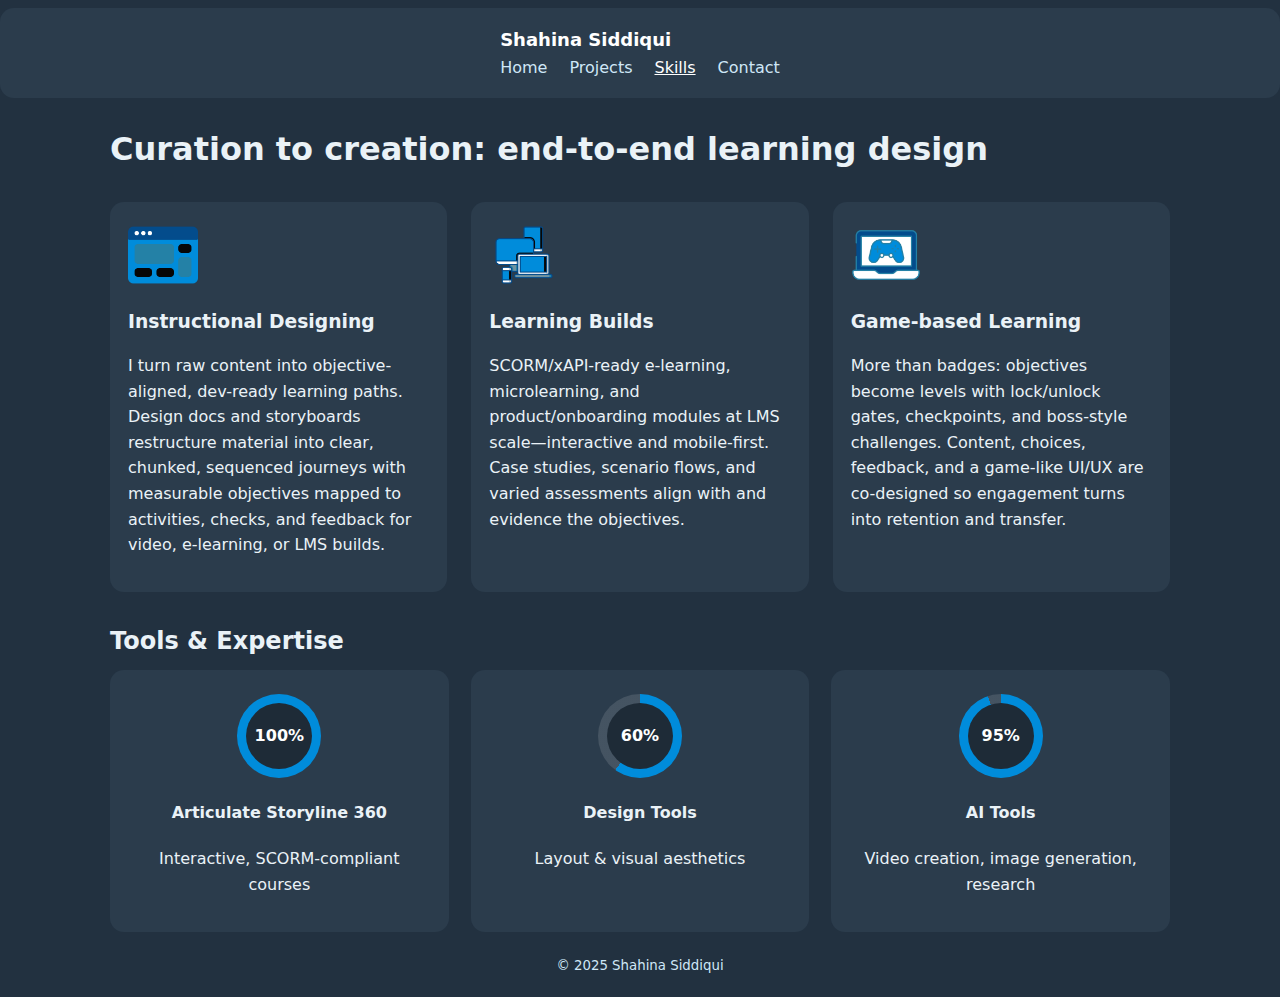
<file: skills.html>
<!doctype html>
<html lang="en">
<head>
  <meta charset="utf-8" />
  <meta name="viewport" content="width=device-width, initial-scale=1" />
  <title>Skills — Shahina Siddiqui</title>
  <link rel="stylesheet" href="./styles.css?v=2025-10">


</head>
<body>
<header class="site-header">
  <div class="container header-row">
    <a class="brand" href="index.html">Shahina Siddiqui</a>
    <nav class="nav">
      <a class="nav-link" href="index.html">Home</a>
      <a class="nav-link" href="projects.html">Projects</a>
      <a class="nav-link active" href="skills.html">Skills</a>
      <a class="nav-link" href="contact.html">Contact</a>
    </nav>
  </div>
</header>




<main class="container">
  <h1 class="page-title">Curation to creation: end-to-end learning design</h1>

  <section class="skill-grid">
    <article class="skill-card">
      <img class="skill-icon" src="./assets/img/skill-id.png" alt="">
      <h3>Instructional Designing</h3>
      <p>
        I turn raw content into objective-aligned, dev-ready learning paths. Design docs and storyboards restructure
        material into clear, chunked, sequenced journeys with measurable objectives mapped to activities, checks,
        and feedback for video, e-learning, or LMS builds.
      </p>
    </article>

    <article class="skill-card">
      <img class="skill-icon" src="./assets/img/skill-builds.png" alt="">
      <h3>Learning Builds</h3>
      <p>
        SCORM/xAPI-ready e-learning, microlearning, and product/onboarding modules at LMS scale—interactive and mobile-first.
        Case studies, scenario flows, and varied assessments align with and evidence the objectives.
      </p>
    </article>

    <article class="skill-card">
      <img class="skill-icon" src="./assets/img/skill-gbl.png" alt="">
      <h3>Game-based Learning</h3>
      <p>
        More than badges: objectives become levels with lock/unlock gates, checkpoints, and boss-style challenges.
        Content, choices, feedback, and a game-like UI/UX are co-designed so engagement turns into retention and transfer.
      </p>
    </article>
  </section>

  <h2 class="tools-title">Tools &amp; Expertise</h2>
  <section class="tools">
    <div class="tool">
      <div class="ring" style="--pct:1.00"><span>100%</span></div>
      <h4>Articulate Storyline 360</h4>
      <p>Interactive, SCORM-compliant courses</p>
    </div>
    <div class="tool">
      <div class="ring" style="--pct:0.60"><span>60%</span></div>
      <h4>Design Tools</h4>
      <p>Layout &amp; visual aesthetics</p>
    </div>
    <div class="tool">
      <div class="ring" style="--pct:0.95"><span>95%</span></div>
      <h4>AI Tools</h4>
      <p>Video creation, image generation, research</p>
    </div>
  </section>
</main>

<footer class="site-footer">
  <div class="container footer-row">
    <small>© 2025 Shahina Siddiqui</small>
  </div>
</footer>


<script src="./script.js?v=2" defer></script>
</body>
</html>
</file>
<file: styles.css>
:root{
  --blue-1:#008CDB;
  --blue-2:#034C8C;
  --blue-3:#2481A6;
  --ink:#0D0D0D;
  --muted:#6b7280;
  --bg:#223140;         /* page background */
  --panel:#2B3C4C;      /* header panel */
  --light:#F2F2F2;
}
*{box-sizing:border-box}
html,body{height:100%}
body{
  margin:0;
  font:16px/1.6 system-ui,-apple-system,Segoe UI,Roboto,Ubuntu,Cantarell,Noto Sans,sans-serif;
  color:#eaf2f7;
  background:var(--bg);
}
.container{max-width:1100px;margin:0 auto;padding:0 20px}

/* header */
.site-header{
  display:flex;align-items:center;justify-content:space-between;
  padding:18px 20px;margin-top:8px;background:var(--panel);border-radius:14px;
}
.brand{color:#fff;text-decoration:none;font-weight:700;font-size:18px}
.nav{display:flex;gap:22px}
.nav-link{color:#cfe7f7;text-decoration:none}
.nav-link:hover{color:#fff}
.nav-link.active{color:#fff;text-decoration:underline}

/* hero */
/* ========== HERO (home) ========== */
.hero{
  display:grid;
  grid-template-columns: 1fr 420px;
  gap: clamp(24px, 4vw, 56px);
  align-items:center;
}
.hero h1{ 
  font-size: clamp(36px, 5vw, 60px);
  margin: 0 0 10px;
}


.hero-photo{
  width: 420px;
  height: 420px;
  border-radius: 50%;
  border: 8px solid #2a3e4d;           /* subtle ring */
  box-shadow: 0 0 0 10px rgba(255,255,255,.04) inset;
  overflow: hidden;
  justify-self: end;                    /* photo on the right */
}

.hero-photo img{
  width:100%;
  height:100%;
  display:block;
  object-fit: cover;                    /* fill the circle */
  object-position: 50% 22%;             /* lift slightly so the top isn’t cut */
}

@media (max-width: 900px){
  .hero{ grid-template-columns: 1fr; }
  .hero-photo{ width: 300px; height: 300px; justify-self: center; margin-top: 24px; }
}

.tagline{
  color:#008CDB;
  font-weight:700;
}
.partners{background:#f2f2f2;color:#111;padding:40px 0;margin-top:28px}
.partners-title{margin:0 0 16px;text-align:center}
.logos{display:grid;grid-template-columns:repeat(4,1fr);gap:28px;align-items:center;justify-items:center}
.logos img{max-width:160px;max-height:54px;filter:grayscale(0);opacity:.9}

/* pages */
.page-title{margin:26px 0}
.project{display:grid;grid-template-columns:1fr 1fr;gap:28px;margin:28px 0 46px}
.project-media video{width:100%;border-radius:14px;box-shadow:0 4px 18px rgba(0,0,0,.25)}
.project-copy h2{margin:0 0 10px}

.carousel{display:flex;gap:10px;overflow-x:auto;scroll-snap-type:x mandatory;padding-bottom:6px}
.carousel img{width:100%;max-width:360px;flex:0 0 auto;border-radius:12px;scroll-snap-align:center}

/* skills */
.skill-grid{display:grid;grid-template-columns:repeat(3,1fr);gap:24px;margin:22px 0}
.skill-card{background:var(--panel);border-radius:14px;padding:18px}
.skill-card h3{margin:10px 0}
.skill-icon{width:70px;height:70px}

.tools-title{margin:30px 0 10px}
.tools{display:grid;grid-template-columns:repeat(3,1fr);gap:22px}
.tool{background:var(--panel);border-radius:14px;padding:18px;text-align:center}
.ring{
  --size:84px;
  width:var(--size);height:var(--size);margin:6px auto 10px;border-radius:50%;
  background:
    conic-gradient(var(--blue-1) calc(var(--pct)*360deg), rgba(255,255,255,.12) 0);
  display:grid;place-items:center;color:#fff;font-weight:700;
}
.ring span{background:#1e2b37;border-radius:50%;width:calc(var(--size) - 18px);height:calc(var(--size) - 18px);display:grid;place-items:center}

/* ========== CONTACT ========== */
.contact { padding-block: clamp(32px, 6vw, 64px) 96px; }

.contact-grid{
  display:grid;
  grid-template-columns: 1fr 420px;     /* text/buttons left | photo right */
  gap: clamp(24px, 4vw, 56px);
  align-items:center;
}

.contact-photo{ justify-self: end; }
.contact-photo img{
  width: 420px;
  height: 420px;
  border-radius: 50%;
  border: 8px solid #2a3e4d;
  object-fit: cover;
  object-position: 50% 22%;
}

.actions{
  display:flex;
  gap: 24px;
  flex-wrap: wrap;
  margin-top: 24px;
}

/* Large, same-size pill buttons (re-usable) */
.btn{
  display:inline-flex;
  align-items:center;
  justify-content:center;
  text-decoration:none;
  font-weight:600;
  border:2px solid transparent;
  transition:.2s ease;
}
.btn-lg{
  padding: 14px 28px;     /* was 22px 40px */
  font-size: 18px;        /* was 20px */
  border-radius: 32px;    /* slightly smaller pill */
}


.btn-primary{ background:#008CDB; color:#fff; }
.btn-primary:hover{ filter: brightness(1.08); }

.btn-secondary{ background:#2481A6; color:#fff; }
.btn-secondary:hover{ filter: brightness(1.08); }

.btn-outline{ background:transparent; color:#CFE8F5; border-color:#2481A6; }
.btn-outline:hover{ background:#0e2c40; }

/* Stack on small screens (photo below, buttons above) */
@media (max-width: 900px){
  .contact-grid{ grid-template-columns: 1fr; }
  .contact-photo{ justify-self: center; order: 2; margin-top: 24px; }
  .actions{ order: 1; }
}

}
.tagline{
  color:#008CDB;           /* your blue */
  font-weight:700;
}
/* Sticky footer */
html, body{ height:100%; }
body{
  min-height:100vh;
  display:flex;
  flex-direction:column;
}
main{ flex:1 0 auto; }
footer{ margin-top:auto; }
.site-footer{ text-align:center; padding: 20px 0; color:#cfe7f7; }
.site-footer a{ color:inherit; text-decoration:none; }
</file>
